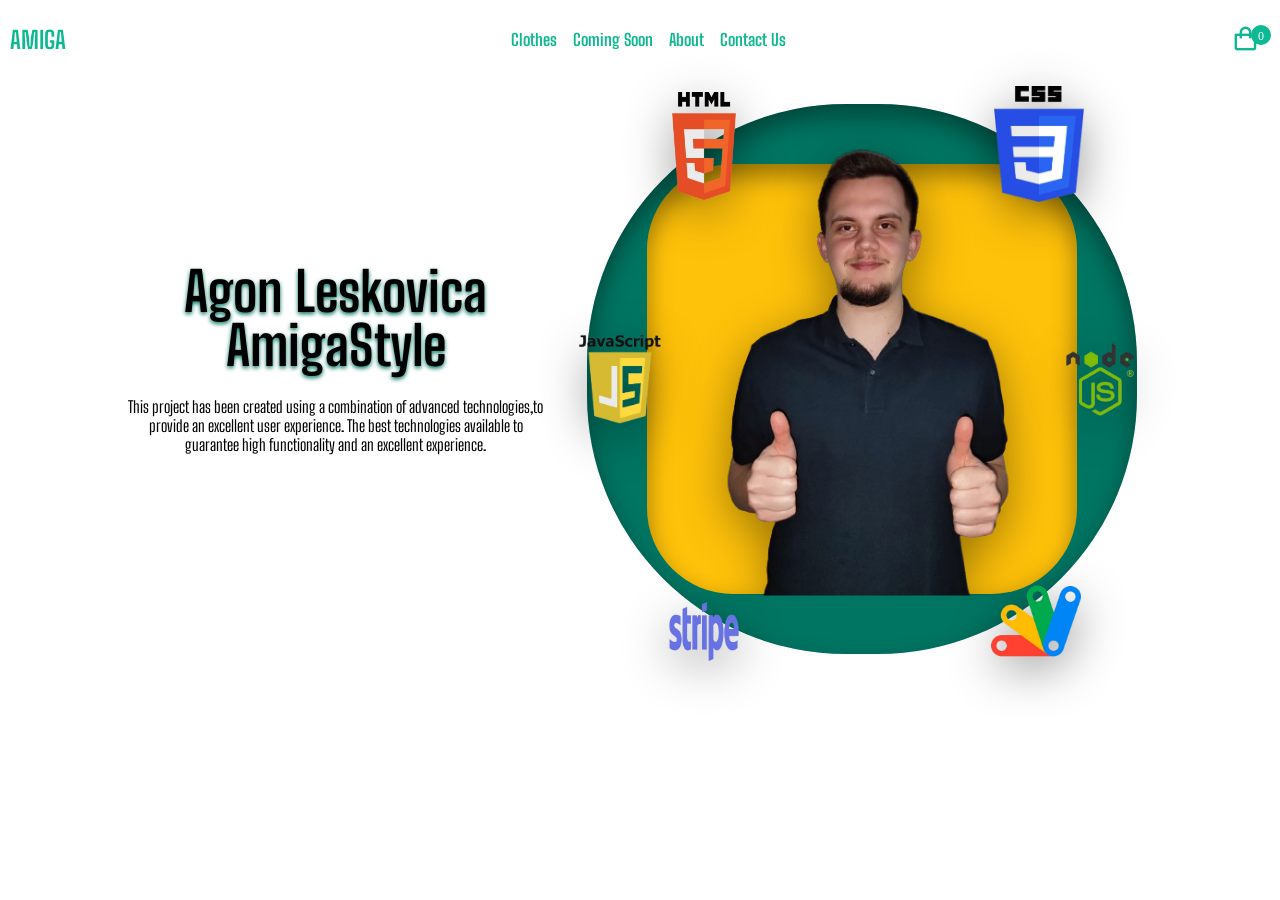
<file: about.html>
<!DOCTYPE html>
<html lang="en">
<head>
  <meta charset="UTF-8">
  <meta name="viewport" content="width=device-width, initial-scale=1.0">
  <title>Ecommerce Website</title>
  <!--Link to CSS-->
  <link rel="stylesheet" href="about.css">
  <script src="https://cdn.jsdelivr.net/npm/bootstrap@5.3.3/dist/js/bootstrap.bundle.min.js" integrity="sha384-YvpcrYf0tY3lHB60NNkmXc5s9fDVZLESaAA55NDzOxhy9GkcIdslK1eN7N6jIeHz" crossorigin="anonymous"></script>
  <link 
  href="https://unpkg.com/boxicons@2.1.4/css/boxicons.min.css"
  rel="stylesheet"
  />
</head>
<body>
  <style>
      /* Google Fonts */
    @import url('https://fonts.googleapis.com/css2?family=Big+Shoulders+Text:wght@400..900&display=swap');
    *{
      font-family: "Big Shoulders Text", sans-serif;
      padding: 0;
      margin: 0;
      box-sizing: border-box;
      scroll-behavior: smooth;
      scroll-padding-top: 2rem;
      text-decoration: none;
      list-style: none;
    }
  </style>
  <!--Header-->
  <header>
      <!--Nav-->
      <div class="nav container">
          <!--Menu Icon-->
          <i class="bx bx-menu" id="menu-icon"></i>
          <!--Logo-->
          <a href="index.html" class="logo">Amiga</a>
      
      <!--Navbar-->
      <div class="navbar">
          <a href="index.html" class="nav-link">Clothes</a>
          <a href="index2.html" class="nav-link">Coming Soon</a>
          <a href="about.html" class="nav-link">About</a>
          <a href="gmail.html" class="nav-link">Contact Us</a>
      </div>



  <a href="cart.html">
      <i class="bx bx-shopping-bag" id="cart-icon" data-quantity="0"></i>
  </a>
  </div> 
</header>
 

      <section class="home section" id="home">
        <div class="home__container container grid">
            <div class="home__data">
                <h1 class="home__title">Agon Leskovica <br> AmigaStyle</h1>

                <p class="home__decription">
                  This project has been created using a combination of advanced technologies,to provide an excellent user experience.
                  The best technologies available to guarantee high functionality and an excellent experience.
                </p>

                

                
            </div>

            <div class="home__images">
                <div class="home__circle">
                    <div class="home__subcircle"></div>
                </div>

                <img src="images/Agon1-removebg.png" alt="image" class="home__img">

                <img src="images/nodejs.png" alt="image" class="home__nodejs">
                <img src="images/alo1.png" alt="image" class="home__googleapp">
                <img src="images/html5.png" alt="image" class="home__html">
                <img src="images/css3logo.png" alt="image" class="home__css">
                <img src="images/Stipee.png" alt="image" class="home__stripe">
                <img src="images/jasin.png" alt="image" class="home__javasc">
            </div>
        </div>

    </section>


      <script src="menu.js"></script>

      <script src="main.js"></script>
</body>
</html>
</file>
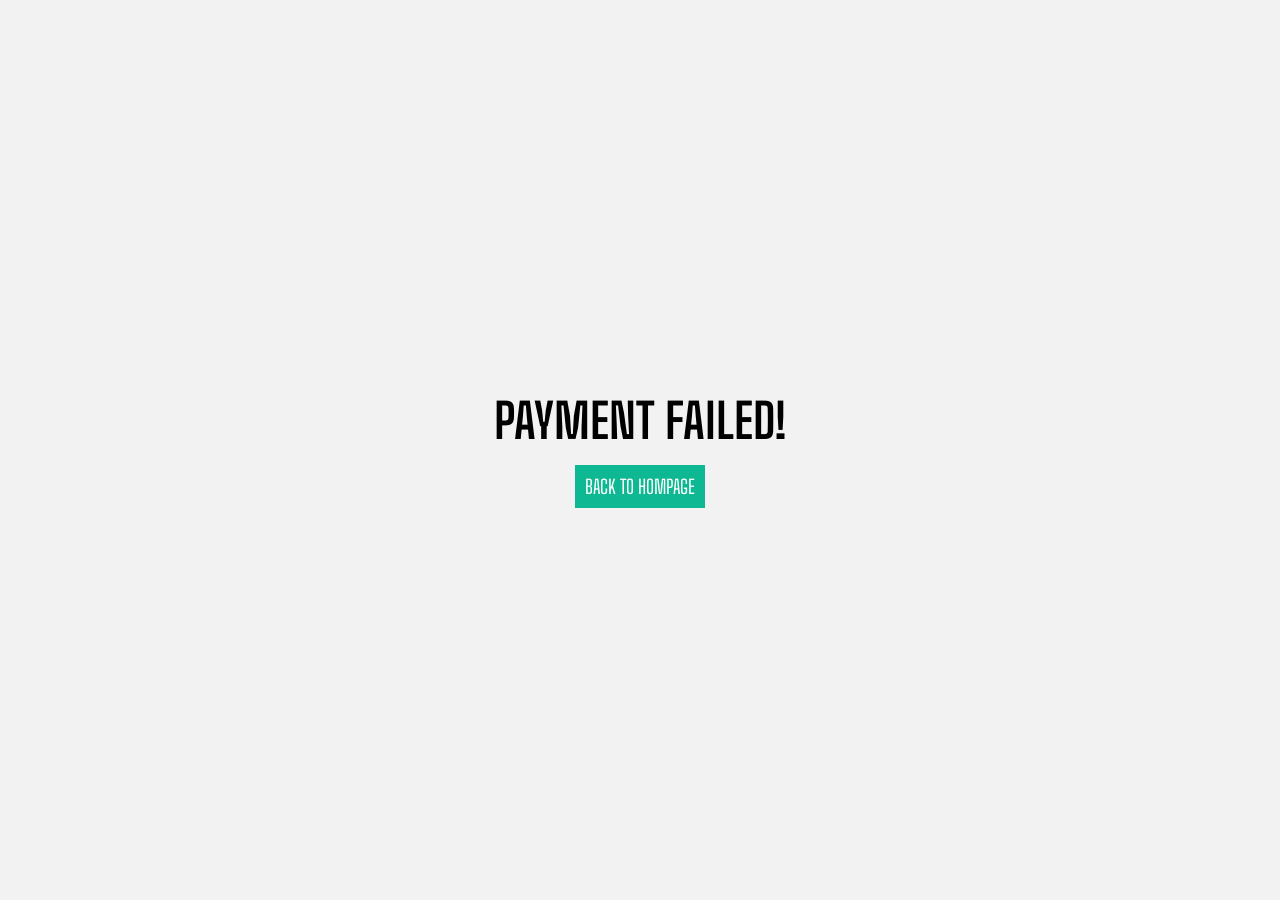
<file: cancel.html>
<!DOCTYPE html>
<html lang="en">
<head>
    <meta charset="UTF-8">
    <meta name="viewport" content="width=device-width, initial-scale=1.0">
    <title>Fail Payment</title>
    <link rel="stylesheet" href="style.css">
    <script src="https://cdn.jsdelivr.net/npm/bootstrap@5.3.3/dist/js/bootstrap.bundle.min.js" integrity="sha384-YvpcrYf0tY3lHB60NNkmXc5s9fDVZLESaAA55NDzOxhy9GkcIdslK1eN7N6jIeHz" crossorigin="anonymous"></script>
    <link 
    href="https://unpkg.com/boxicons@2.1.4/css/boxicons.min.css"
    rel="stylesheet"
    />
</head>
<body>
    <div class="sc-container">
        <h2>Payment Failed!</h2>
        <a href="http://localhost:3000/cart.html" class="back-to-hompage">Back To Hompage</a>
    </div>
    <!--Link To JS-->
    <script src="main.js"></script>
</body>
</html>
</file>
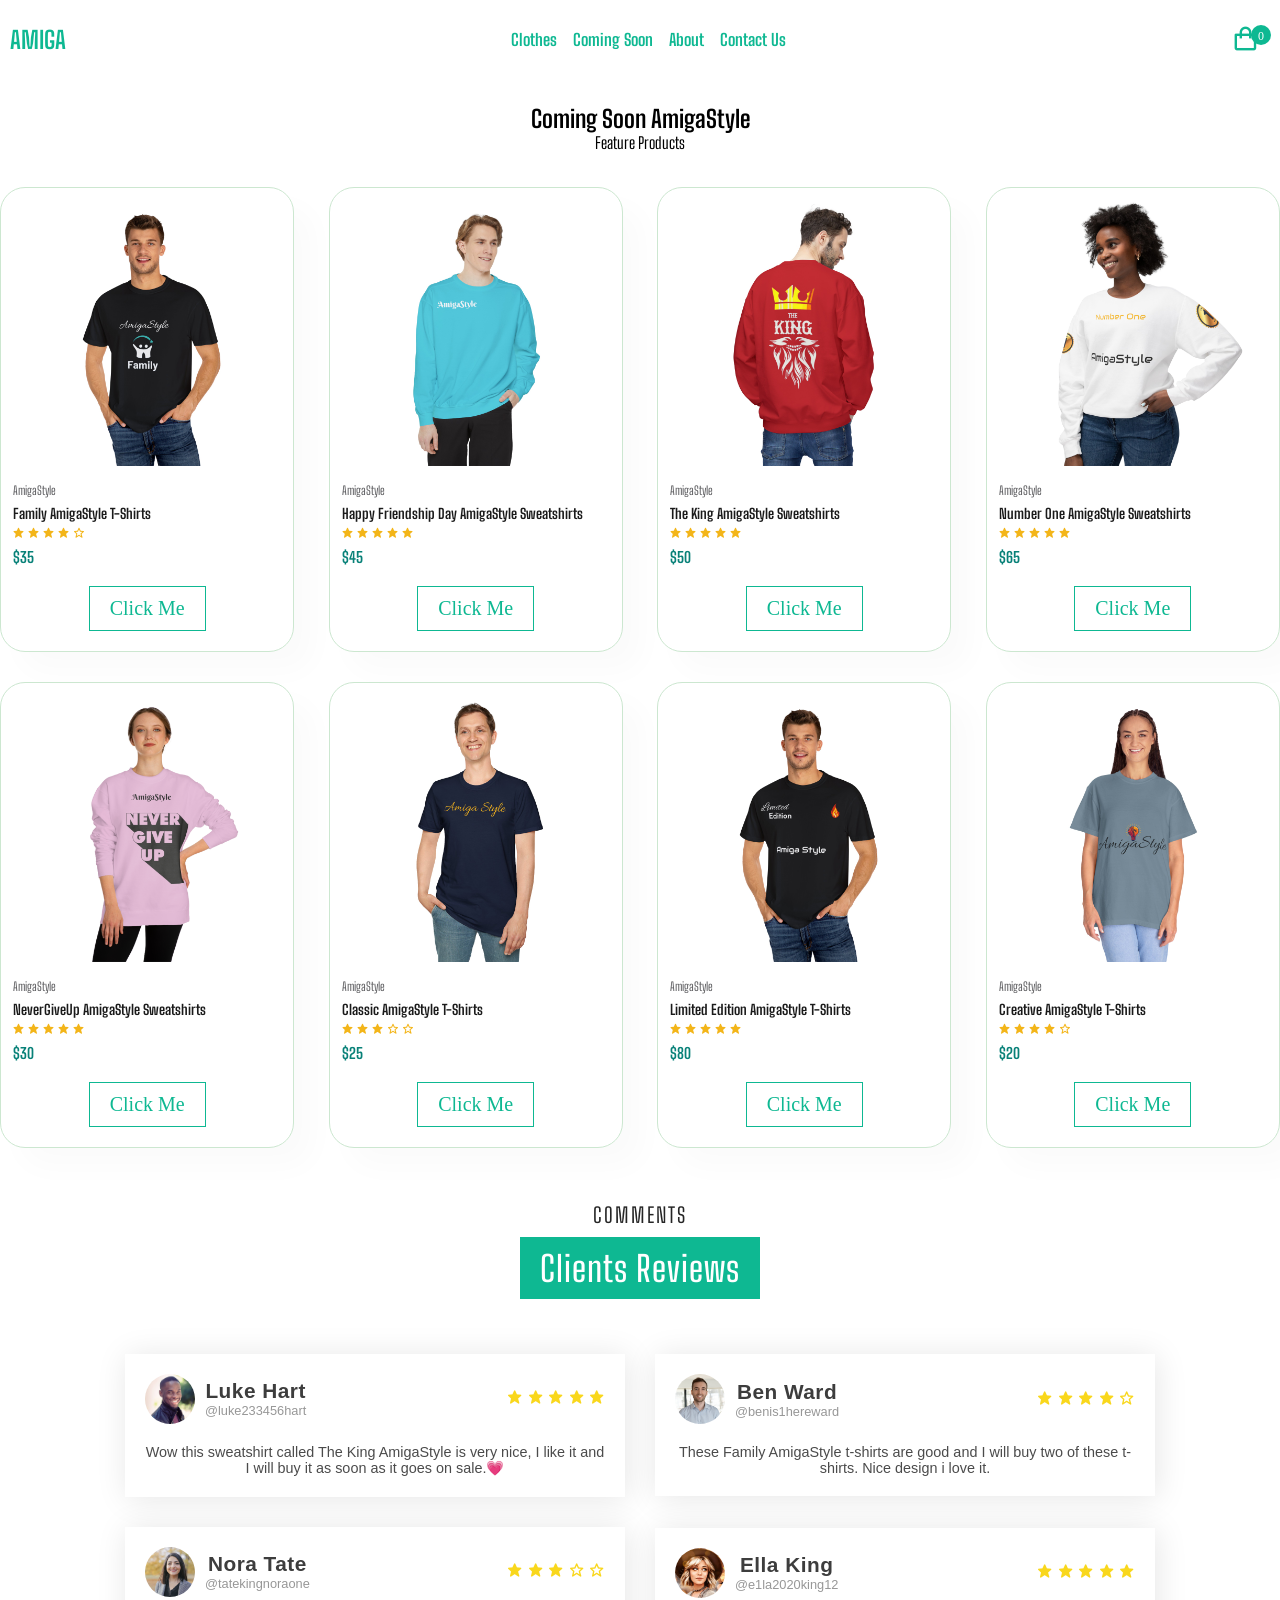
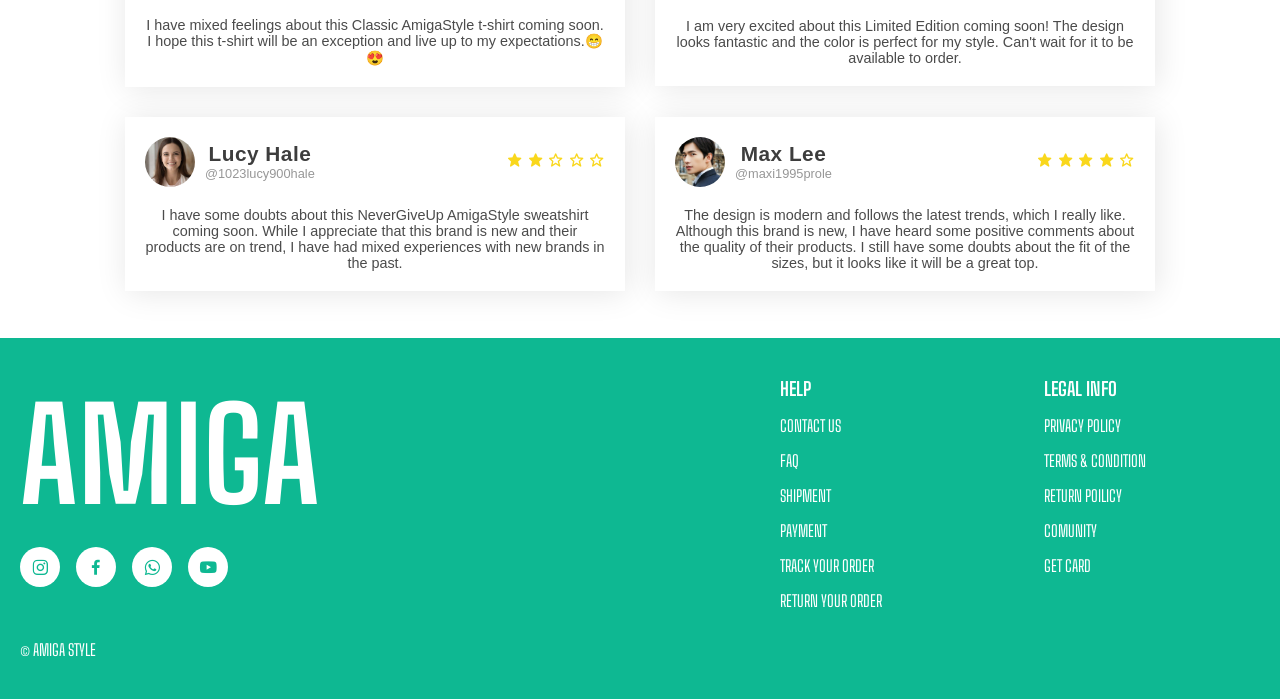
<file: index2.html>
<!DOCTYPE html>
<html lang="en">
  <head>
    <meta charset="UTF-8" />
    <meta name="viewport" content="width=device-width, initial-scale=1.0" />
    <title>Ecommerce Website</title>
    <!-- Link To CSS -->
    <link rel="stylesheet" href="style2.css">
    <!-- Box Icons -->
    <link href='https://unpkg.com/boxicons@2.1.4/css/boxicons.min.css' rel='stylesheet'>
  </head>
  <body>
    <header>
      <div class="nav container">
        <i class='bx bx-menu' id="menu-icon"></i>
        <a href="index.html" class="logo">Amiga</a>

        <div class="navbar">
          <a href="index.html" class="nav-link">Clothes</a>
          <a href="index2.html" class="nav-link">Coming Soon</a>
          <a href="about.html" class="nav-link">About</a>
          <a href="gmail.html" class="nav-link">Contact Us</a>
        </div>
        <a href="cart.html">
          <i class='bx bx-shopping-bag' id="cart-icon" data-quantity="0"></i>
        </a>
      </div>
    </header>


    <section id="product1" class="section-p1">
        <h2>Coming Soon AmigaStyle</h2>
        <p>Feature Products</p>
        <div class="pro-container">
            <div class="pro">
                <img src="imgamiga/Person 1.png" alt="">
                <div class="des">
                    <span>AmigaStyle</span>
                    <h5>Family AmigaStyle T-Shirts</h5>
                    <div class="start">
                        <i class='bx bxs-star'></i>
                        <i class='bx bxs-star'></i>
                        <i class='bx bxs-star'></i>
                        <i class='bx bxs-star'></i>
                        <i class='bx bx-star' ></i>
                    </div>
                    <h4>$35</h4>
                </div>
                <button class="btn btn2" onclick="location.href='video/FamilyAmigaS.mp4'">Click Me</button>
            </div>
            <div class="pro">
                <img src="imgamiga/Blue1.png" alt="">
                <div class="des">
                    <span>AmigaStyle</span>
                    <h5>Happy Friendship Day AmigaStyle Sweatshirts</h5>
                    <div class="start">
                        <i class='bx bxs-star'></i>
                        <i class='bx bxs-star'></i>
                        <i class='bx bxs-star'></i>
                        <i class='bx bxs-star'></i>
                        <i class='bx bxs-star'></i>
                    </div>
                    <h4>$45</h4>
                </div>
                <button class="btn btn2" onclick="location.href='video/VideoBlue.mp4'">Click Me</button>
            </div>
            <div class="pro">
                <img src="imgamiga/King.png" alt="">
                <div class="des">
                    <span>AmigaStyle</span>
                    <h5>The King AmigaStyle Sweatshirts</h5>
                    <div class="start">
                        <i class='bx bxs-star'></i>
                        <i class='bx bxs-star'></i>
                        <i class='bx bxs-star'></i>
                        <i class='bx bxs-star'></i>
                        <i class='bx bxs-star'></i>
                    </div>
                    <h4>$50</h4>
                </div>
                <button class="btn btn2" onclick="location.href='video/TheKing1.mp4'">Click Me</button>
            </div>
            <div class="pro">
                <img src="imgamiga/NumberOne.png" alt="">
                <div class="des">
                    <span>AmigaStyle</span>
                    <h5>Number One AmigaStyle Sweatshirts</h5>
                    <div class="start">
                        <i class='bx bxs-star'></i>
                        <i class='bx bxs-star'></i>
                        <i class='bx bxs-star'></i>
                        <i class='bx bxs-star'></i>
                        <i class='bx bxs-star'></i>
                    </div>
                    <h4>$65</h4>
                </div>
                <button class="btn btn2" onclick="location.href='video/NumberOne.mp4'">Click Me</button>
            </div>
            <div class="pro">
                <img src="imgamiga/nevergiveup2.png" alt="">
                <div class="des">
                    <span>AmigaStyle</span>
                    <h5>NeverGiveUp AmigaStyle Sweatshirts</h5>
                    <div class="start">
                        <i class='bx bxs-star'></i>
                        <i class='bx bxs-star'></i>
                        <i class='bx bxs-star'></i>
                        <i class='bx bxs-star'></i>
                        <i class='bx bxs-star'></i>
                    </div>
                    <h4>$30</h4>
                </div>
                <button class="btn btn2" onclick="location.href='video/NeverGiveUp.mp4'">Click Me</button>
            </div>
            <div class="pro">
                <img src="imgamiga/classic.png" alt="">
                <div class="des">
                    <span>AmigaStyle</span>
                    <h5>Classic AmigaStyle T-Shirts</h5>
                    <div class="start">
                        <i class='bx bxs-star'></i>
                        <i class='bx bxs-star'></i>
                        <i class='bx bxs-star'></i>
                        <i class='bx bx-star' ></i>
                        <i class='bx bx-star' ></i>
                    </div>
                    <h4>$25</h4>
                </div>
                <button class="btn btn2" onclick="location.href='video/ClassicAmiga.mp4'">Click Me</button>
            </div>
            <div class="pro">
                <img src="imgamiga/Limited1.png" alt="">
                <div class="des">
                    <span>AmigaStyle</span>
                    <h5>Limited Edition AmigaStyle T-Shirts</h5>
                    <div class="start">
                        <i class='bx bxs-star'></i>
                        <i class='bx bxs-star'></i>
                        <i class='bx bxs-star'></i>
                        <i class='bx bxs-star'></i>
                        <i class='bx bxs-star'></i>
                    </div>
                    <h4>$80</h4>
                </div>
                <button class="btn btn2" onclick="location.href='video/LimitedEdition.mp4'">Click Me</button>
            </div>
            <div class="pro">
                <img src="imgamiga/creative.png" alt="">
                <div class="des">
                    <span>AmigaStyle</span>
                    <h5>Creative AmigaStyle T-Shirts</h5>
                    <div class="start">
                        <i class='bx bxs-star'></i>
                        <i class='bx bxs-star'></i>
                        <i class='bx bxs-star'></i>
                        <i class='bx bxs-star'></i>
                        <i class='bx bx-star' ></i>
                    </div>
                    <h4>$20</h4>
                </div>
                <button class="btn btn2" onclick="location.href='video/Creative.mp4'">Click Me</button>
            </div>
        </div>

        <!--------------------------------COMMENTS--------------------------------->
        <div class="comments-heading">
            <span>Comments</span>
            <h1>Clients Reviews</h1>
        </div>

        <!--REVIEWS box container-->
        <div class="comment-box-container">

            <!--BOX 1-->
            <div class="comment-box">
                <!--top-->
                <div class="box-top">
                    <!--profile-->
                    <div class="profile">
                        <!--img-->
                        <div class="profile-img">
                            <img src="profile/1profile.jpg" alt="">
                        </div>
                        <!--name-and-username-->
                        <div class="name-user">
                            <strong>Luke Hart</strong>
                            <span>@luke233456hart</span>
                        </div>
                    </div>

                    <!--review-->
                    <div class="reviews">
                        <i class='bx bxs-star'></i>
                        <i class='bx bxs-star'></i>
                        <i class='bx bxs-star'></i>
                        <i class='bx bxs-star'></i>
                        <i class='bx bxs-star'></i>
                    </div>

                </div>

                <!--Comments-->
                <div class="client-comment">
                    <p>Wow this sweatshirt called The King AmigaStyle is very nice, I like it and I will buy it as soon as it goes on sale.&#128151;</p>
                </div>

            </div>

            <!--BOX 2-->
            <div class="comment-box">
                <!--top-->
                <div class="box-top">
                    <!--profile-->
                    <div class="profile">
                        <!--img-->
                        <div class="profile-img">
                            <img src="profile/benward.jpg" alt="">
                        </div>
                        <!--name-and-username-->
                        <div class="name-user">
                            <strong>Ben Ward</strong>
                            <span>@benis1hereward</span>
                        </div>
                    </div>

                    <!--review-->
                    <div class="reviews">
                        <i class='bx bxs-star'></i>
                        <i class='bx bxs-star'></i>
                        <i class='bx bxs-star'></i>
                        <i class='bx bxs-star'></i>
                        <i class='bx bx-star' ></i>
                    </div>

                </div>

                <!--Comments-->
                <div class="client-comment">
                    <p>These Family AmigaStyle t-shirts are good and I will buy two of these t-shirts. Nice design i love it.</p>
                </div>

            </div>

            <!--BOX 3-->
            <div class="comment-box">
                <!--top-->
                <div class="box-top">
                    <!--profile-->
                    <div class="profile">
                        <!--img-->
                        <div class="profile-img">
                            <img src="profile/noratate.jpg" alt="">
                        </div>
                        <!--name-and-username-->
                        <div class="name-user">
                            <strong>Nora Tate</strong>
                            <span>@tatekingnoraone</span>
                        </div>
                    </div>

                    <!--review-->
                    <div class="reviews">
                        <i class='bx bxs-star'></i>
                        <i class='bx bxs-star'></i>
                        <i class='bx bxs-star'></i>
                        <i class='bx bx-star' ></i>
                        <i class='bx bx-star' ></i>
                    </div>

                </div>

                <!--Comments-->
                <div class="client-comment">
                    <p>I have mixed feelings about this Classic AmigaStyle t-shirt coming soon. I hope this t-shirt will be an exception and live up to my expectations.&#128513; &#128525;</p>
                </div>

            </div>

            <!--BOX 4-->
            <div class="comment-box">
                <!--top-->
                <div class="box-top">
                    <!--profile-->
                    <div class="profile">
                        <!--img-->
                        <div class="profile-img">
                            <img src="profile/ellaking.jpg" alt="">
                        </div>
                        <!--name-username-->
                        <div class="name-user">
                            <strong>Ella King</strong>
                            <span>@e1la2020king12</span>
                        </div>
                    </div>

                    <!--review-->
                    <div class="reviews">
                        <i class='bx bxs-star'></i>
                        <i class='bx bxs-star'></i>
                        <i class='bx bxs-star'></i>
                        <i class='bx bxs-star'></i>
                        <i class='bx bxs-star'></i>
                    </div>

                </div>

                <!--Comments-->
                <div class="client-comment">
                    <p>I am very excited about this Limited Edition coming soon! The design looks fantastic and the color is perfect for my style. Can't wait for it to be available to order.</p>
                </div>

            </div>

             <!--BOX 4-->
             <div class="comment-box">
                <!--top-->
                <div class="box-top">
                    <!--profile-->
                    <div class="profile">
                        <!--img-->
                        <div class="profile-img">
                            <img src="profile/lucyhale.jpg" alt="">
                        </div>
                        <!--name-username-->
                        <div class="name-user">
                            <strong>Lucy Hale</strong>
                            <span>@1023lucy900hale</span>
                        </div>
                    </div>

                    <!--review-->
                    <div class="reviews">
                        <i class='bx bxs-star'></i>
                        <i class='bx bxs-star'></i>
                        <i class='bx bx-star' ></i>
                        <i class='bx bx-star' ></i>
                        <i class='bx bx-star' ></i>
                    </div>

                </div>

                <!--Comments-->
                <div class="client-comment">
                    <p>I have some doubts about this NeverGiveUp AmigaStyle sweatshirt coming soon. While I appreciate that this brand is new and their products are on trend, I have had mixed experiences with new brands in the past.</p>
                </div>

            </div>

            <!--BOX 4-->
            <div class="comment-box">
                <!--top-->
                <div class="box-top">
                    <!--profile-->
                    <div class="profile">
                        <!--img-->
                        <div class="profile-img">
                            <img src="profile/maxlee.jpg" alt="">
                        </div>
                        <!--name-username-->
                        <div class="name-user">
                            <strong>Max Lee</strong>
                            <span>@maxi1995prole</span>
                        </div>
                    </div>

                    <!--review-->
                    <div class="reviews">
                        <i class='bx bxs-star'></i>
                        <i class='bx bxs-star'></i>
                        <i class='bx bxs-star'></i>
                        <i class='bx bxs-star'></i>
                        <i class='bx bx-star' ></i>
                    </div>

                </div>

                <!--Comments-->
                <div class="client-comment">
                    <p>The design is modern and follows the latest trends, which I really like. Although this brand is new, I have heard some positive comments about the quality of their products. I still have some doubts about the fit of the sizes, but it looks like it will be a great top.</p>
                </div>

            </div>

            

            

        </div>
    </section>
    
    <div class="footer" id="footer">
        <div class="footer-c container">
            <div class="footer-box">
                <h2>Amiga</h2>
                <div class="social">
                    <a href="#"><i class='bx bxl-instagram'></i></a>
                    <a href="#"><i class='bx bxl-facebook'></i></a>
                    <a href="#"><i class='bx bxl-whatsapp'></i></a>
                    <a href="#"><i class='bx bxl-youtube'></i></a>
                </div>
            </div>
            <div class="footer-box">
                <h3>Help</h3>
                <a href="#">Contact Us</a>
                <a href="#">Faq</a>
                <a href="#">Shipment</a>
                <a href="#">Payment</a>
                <a href="#">Track Your Order</a>
                <a href="#">Return Your Order</a>
            </div>
            <div class="footer-box">
                <h3>Legal Info</h3>
                <a href="#">Privacy Policy</a>
                <a href="#">Terms & Condition</a>
                <a href="#">Return Poilicy</a>
                <a href="#">Comunity</a>
                <a href="#">Get Card</a>
            </div>
        </div>
        <p class="copyright container">&#169 Amiga Style</p>
    </div>
    
    <script src="menu.js"></script>
    <script src="main.js"></script>
  </body>
</html>
</file>
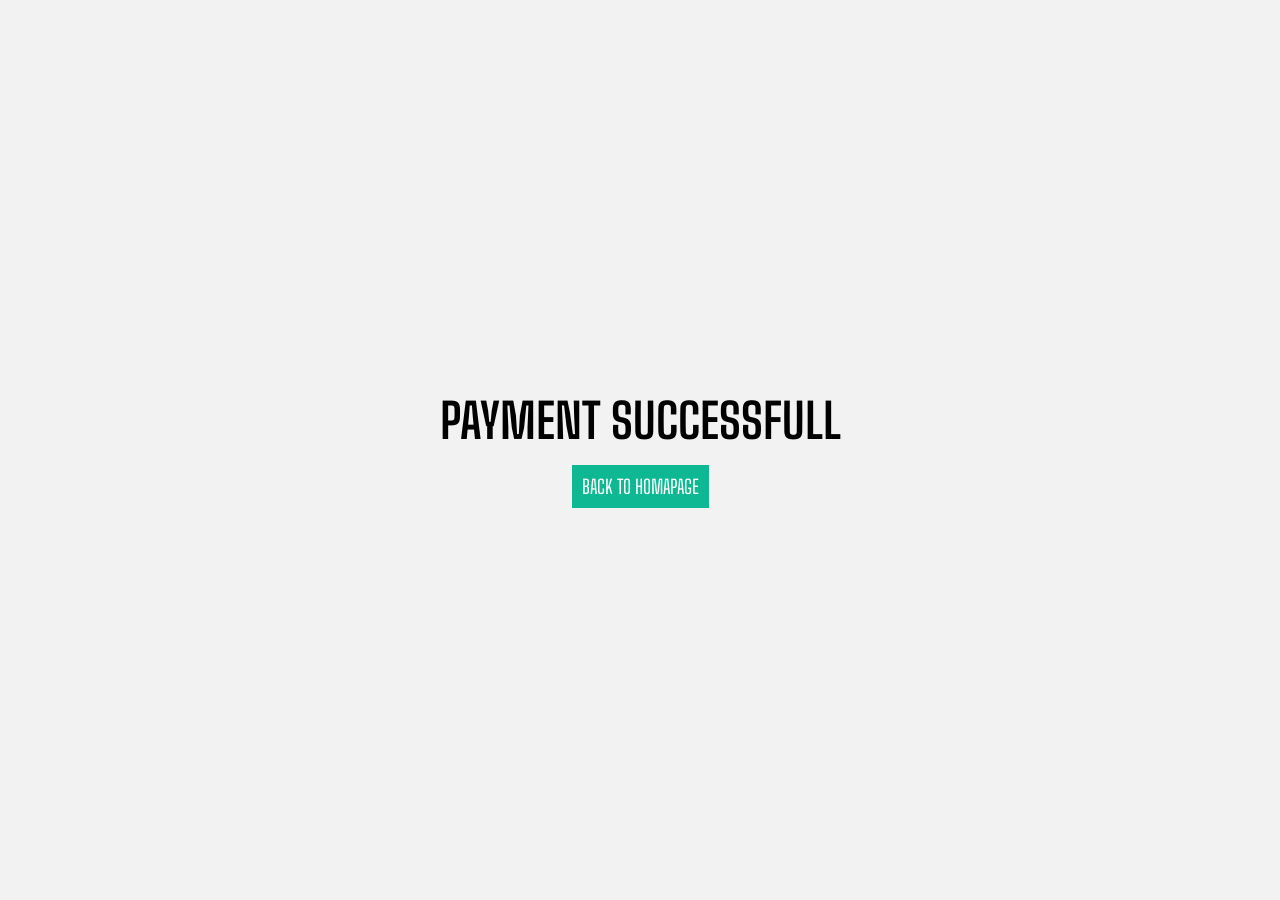
<file: success.html>
<!DOCTYPE html>
<html lang="en">
<head>
    <meta charset="UTF-8">
    <meta name="viewport" content="width=device-width, initial-scale=1.0">
    <title>Payment Successfull</title>
    <link rel="stylesheet" href="style.css">
    <script src="https://cdn.jsdelivr.net/npm/bootstrap@5.3.3/dist/js/bootstrap.bundle.min.js" integrity="sha384-YvpcrYf0tY3lHB60NNkmXc5s9fDVZLESaAA55NDzOxhy9GkcIdslK1eN7N6jIeHz" crossorigin="anonymous"></script>
    <link 
    href="https://unpkg.com/boxicons@2.1.4/css/boxicons.min.css"
    rel="stylesheet"
    />
</head>
<body>
    <div class="sc-container">
        <h2>Payment Successfull</h2>
        <a href="http://localhost:3000" class="back-to-hompage">Back To HomaPage</a>
    </div>
    <!--Link To JS-->
    <script src="main.js"></script>
</body>
</html>
</file>
<file: about.css>
.home__container{
    padding-top: 1.5rem;
    justify-content: center;
    row-gap: 4rem;
}

.home__data{
    position: relative;
    text-align: center;
}

.home__title{
    
    line-height: 100%;
    margin-bottom: 1rem;
    text-shadow: var(--shadow-text) 
}

.home__decription{
    margin-bottom: 2.5rem
}

.home__buttons{
    display: flex;
    justify-content: center;
    align-items: center;
    column-gap: 1rem;
}

.home__images{
    position: relative;
    display: grid;
    place-items: center;
    justify-self: center;
}

.home__circle{
    width: 320px;
    height: 320px;
    background-color: var(--first-color-darken);
    border-radius: 47%;
    box-shadow: inset var(--shadow-circle);
    display: grid;
    place-items: center;
}

.home__subcircle{
    width: 250px;
    height: 250px;
    background-color: var(--second-color);
    border-radius: 20%;
    box-shadow: inset var(--shadow-circle);
}

.home__images .home__img{
    width: 250px;
    rotate: 0deg;
    filter: var(--shadow-img);
    position: absolute;
    padding-bottom: 83px;
}

.home__images img{
    width: 60px;
    filter: var(--shadow-img);
    position: absolute;
}

.home__nodejs{
    right: -.5rem;
}

.home__googleapp{
    bottom: -0.75rem;
    right: 3.5rem;
}

.home__html{
    top: -0.75rem;
    left: 4.5rem;
}

.home__css{
    top: -1.1rem;
    right: 3.3rem;
}

.home__stripe{
    left: 4.5rem;
    bottom: -1.5rem;
}

.home__javasc{
    left: -.75rem;
}
/*BUTTONS*/
.button{
    background-color: var(--second-color);
    color: var(--second-color-dark);
    font-weight: var(--font-semi-bold);
    padding: .75rem 2rem;
    border-radius: 4rem;
    box-shadow: inset var(--shadow-button)
}

.button__ghost{
    background-color: var(--second-color);
    color: var(--second-color-dark);
    font-weight: var(--font-semi-bold);
    padding: .75rem 2rem;
    border-radius: 4rem;
    box-shadow: inset var(--shadow-button)
}












/*=============== VARIABLES CSS ===============*/
:root {
  --header-height: 3.5rem;

  /*========== Colors ==========*/
  /*Color mode HSL(hue, saturation, lightness)*/
  --first-color: hsl(170, 90%, 34%);
  --first-color-dark: hsl(170, 100%, 28%);
  --first-color-darken: hsl(170, 100%, 23%);
  --second-color: hsl(45, 100%, 52%);
  --second-color-dark: hsl(45, 100%, 20%);
  --white-color: hsl(0, 0%, 100%);
  --shadow-img: drop-shadow(0 12px 24px hsla(0, 0%, 0%, .4));
  --shadow-circle: 0 12px 24px hsla(0, 0%, 0%, .4);
  --shadow-button: 0 -4px 8px hsla(0, 0%, 0%, .3);
  --shadow-card: 0 -8px 24px hsla(0, 0%, 0%, .3);
  --shadow-text: 0 2px 4px var(--first-color-darken);

  /*========== Font and typography ==========*/
  /*.5rem = 8px | 1rem = 16px ...*/
  --body-font: "Poppins", sans-serif;
  --second-font: "Titan One", sans-serif;
  --biggest-font-size: 3.5rem;
  --h1-font-size: 1.5rem;
  --h2-font-size: 1.25rem;
  --h3-font-size: 1rem;
  --normal-font-size: .938rem;
  --small-font-size: .813rem;

  /*========== Font weight ==========*/
  --font-regular: 400;
  --font-semi-bold: 600;

  /*========== z index ==========*/
  --z-tooltip: 10;
  --z-fixed: 100;
}

/*========== Responsive typography ==========*/
@media screen and (min-width: 1150px) {
  .home__container{
    grid-template-columns: 420px 585px;
    align-items: center;
    column-gap: 6rem;
    padding-bottom: 5rem;
  }
  .home_data{
    text-align: initial;
  }
  .home__title{
    margin-bottom: 1.5rem;
    font-size: 54px;
  }
  .home__description{
    margin-bottom: 4rem;
  }
  .home__buttons{
    justify-content: center;
    column-gap: 1.5rem;
  }
  .home__circle{
    width: 550px;
    height: 550px;
  }
  .home__subcircle{
    width: 430px;
    height: 430px;
  }
  .home__images .home__img{
    width: 400px;
    padding-bottom: 100px;
    clip-path: fill-box;
  }
  .home__images img{
    width: 90px;
  }
}

@media screen and (max-width: 340px){
    .container{
        margin-inline: 1rem;
    }
    .home__title{
        font-size: 3rem;
    }
    .home__buttons{
        flex-direction: column;
        row-gap: 1rem;
    }
    .home__circle{
        width: 250px;
        height: 250px;
    }
    .home__subcircle{
        width: 200px;
        height: 200px;
    }
    .home__images .home__img{
        width: 200px;
    }
} 

@media screen and (max-width: 540px){
    .home__container{
        grid-template-columns: 370px;
        justify-content: center;
    }
}

/*=============== BASE ===============*/
@media screen and (min-width: 1150px){
:root {
    --biggest-font-size: 5.5rem;
    --h1-font-size: 2.5rem;
    --h2-font-size: 1.5rem;
    --h3-font-size: 1.25rem;
    --normal-font-size: 1rem;
    --small-font-size: .875rem;
  }
}

html {
  scroll-behavior: smooth;
}

body {
  font-family: var(--body-font);
  font-size: var(--normal-font-size);
  background-color: var(--first-color);
  color: var(--white-color);
}

ul {
  list-style: none;
}

a {
  text-decoration: none;
}

img {
  display: block;
  max-width: 100%;
  height: auto;
}

/*=============== REUSABLE CSS CLASSES ===============*/
.container {
  margin-inline: 1.5rem;
}

.grid {
  display: grid;
  gap: 1.5rem;
}

.section {
  padding-block: 5rem 1rem;
}

.section__title {
  font: var(--font-regular) var(--h1-font-size) var(--second-font);
  text-align: center;
  margin-bottom: 1.5rem;
  text-shadow: var(--shadow-text);
}

.main {
  overflow: hidden;
}












@media (max-width: 550px){
  #menu-icon{
    display: initial;
  }
  .navbar{
    position: absolute;
    top: 100%;
    right: 0;
    left: 0;
    display: flex;
    flex-direction: column;
    background: #f2f0f1;
    row-gap: 0.5rem;
    text-align: center;
    padding: 10px 0;
    box-shadow: 0 20px 20px rgb(15 54 55 / 20%);
    clip-path: circle(0% at 0% 0%);
    transition: 0.6s;

  }
  .nav-link{
    display: block;
    padding: 15px;
  }
  .navbar.open-menu{
    clip-path: circle(144% at 0% 0%);
  }
  
}




@import url('https://fonts.googleapis.com/css2?family=Big+Shoulders+Text:wght@400..900&display=swap');
*{
  font-family: "Big Shoulders Text", sans-serif;
  padding: 0;
  margin: 0;
  box-sizing: border-box;
  scroll-behavior: smooth;
  scroll-padding-top: 2rem;
  text-decoration: none;
  list-style: none;
}
/* Some variables */
:root {
  --main-color: #0eb892;
  --text-color: #000;
  --bg-color: #fff;
  --container-color: #1e1e2a;
}
body{
  color: var(--text-color);
  background: var(--bg-color);
}
section{
  padding: 4rem 0 2rem;
}
.container{
  
  margin: auto;
  width: 100%;
}
header{
  position: fixed;
  width: 100%;
  top: 0;
  left: 0;
  z-index: 100;
}
header.shadow{
  background: #f2f0f1;
  box-shadow: 0 1px 4px hsl(0, 4%, 15%, 0.1);
  transition: 0.5s ease;
}
.nav{
  display: flex;
  align-items: center;
  justify-content: space-between;
  padding: 25px 0;
  margin-left: 10px;
}
#menu-icon{
  font-size: 28px;
  cursor: pointer;
  color: var(--main-color);
  display: none;
}
.logo{
  font-size: 1.5rem;
  color: var(--main-color);
  text-transform: uppercase;
  font-weight: 700;
}
.navbar{
  display: flex;
  align-items: center;
  column-gap: 1rem;
}
.nav-link{
  font-size: 1.025rem;
  color: var(--main-color);
  font-weight: 700;
}
#cart-icon{
  position: relative;
  font-size: 1.8rem;
  color: var(--main-color);
  cursor: pointer;
  margin-right: 30px;
}
#cart-icon[data-quantity="0"]::after{
  content: "";
}
#cart-icon[data-quantity]::after{
  content: attr(data-quantity);
  position: absolute;
  top: 0;
  right: -11px;
  width: 20px;
  height: 20px;
  background: var(--main-color);
  border-radius: 50%;
  color: var(--bg-color);
  font-size: 12px;
  font-weight: 500;
  display: flex;
  align-items: center;
  justify-content: center;
}
@media (max-width: 550px){
  #menu-icon{
    display: initial;
  }
  .navbar{
    position: absolute;
    top: 100%;
    right: 0;
    left: 0;
    display: flex;
    flex-direction: column;
    background: #f2f0f1;
    row-gap: 0.5rem;
    text-align: center;
    padding: 10px 0;
    box-shadow: 0 20px 20px rgb(15 54 55 / 20%);
    clip-path: circle(0% at 0% 0%);
    transition: 0.6s;
  }
  .nav-link{
    display: block;
    padding: 15px;
  }
  .navbar.open-menu{
    clip-path: circle(144% at 0% 0%);
  }
  
}
</file>
<file: style.css>
/* Google Fonts */
@import url('https://fonts.googleapis.com/css2?family=Big+Shoulders+Text:wght@400..900&display=swap');
*{
  font-family: "Big Shoulders Text", sans-serif;
  padding: 0;
  margin: 0;
  box-sizing: border-box;
  scroll-behavior: smooth;
  scroll-padding-top: 2rem;
  text-decoration: none;
  list-style: none;
}
/* Some variables */
:root {
  --main-color: #0eb892;
  --text-color: #000;
  --bg-color: #fff;
  --container-color: #1e1e2a;
}
body{
  color: var(--text-color);
  background: var(--bg-color);
}
section{
  padding: 4rem 0 2rem;
}
.container{
  max-width: 1070;
  margin: auto;
  width: 100%;
}
header{
  position: fixed;
  width: 100%;
  top: 0;
  left: 0;
  z-index: 100;
}
header.shadow{
  background: #f2f0f1;
  box-shadow: 0 1px 4px hsl(0, 4%, 15%, 0.1);
  transition: 0.5s ease;
}
.nav{
  display: flex;
  align-items: center;
  justify-content: space-between;
  padding: 25px 0;
  margin-left: 10px;
}
#menu-icon{
  font-size: 28px;
  cursor: pointer;
  color: var(--main-color);
  display: none;
}
.logo{
  font-size: 1.5rem;
  color: var(--main-color);
  text-transform: uppercase;
  font-weight: 700;
}
.navbar{
  display: flex;
  align-items: center;
  column-gap: 1rem;
}
.nav-link{
  font-size: 1.025rem;
  color: var(--main-color);
  font-weight: 700;
}
#cart-icon{
  position: relative;
  font-size: 1.8rem;
  color: var(--main-color);
  cursor: pointer;
  margin-right: 30px;
}
#cart-icon[data-quantity="0"]::after{
  content: "";
}
#cart-icon[data-quantity]::after{
  content: attr(data-quantity);
  position: absolute;
  top: 0;
  right: -11px;
  width: 20px;
  height: 20px;
  background: var(--main-color);
  border-radius: 50%;
  color: var(--bg-color);
  font-size: 12px;
  font-weight: 500;
  display: flex;
  align-items: center;
  justify-content: center;
}
.home{
  position: relative;
  background: #f2f0f1;
  min-height: 700px;
}
.home-img{
  width: 100%;
  position: absolute;
  bottom: 0;
  left: 50%;
  transform: translate(-50%);
  display: flex;
  justify-content: center;
}
.home-img img{
  max-width: 700px;
  width: 100%;
}
.home-img::before{
  content: "Amiga Style";
  font-size: 9rem;
  font-weight: 900;
  text-transform: uppercase;
  position: absolute;
  text-align: center;
  top: -28px;
  color: var(--main-color);
  z-index: -1;
}
  
.heading{
    color: #0eb892;
    font-size: 4rem;
    font-weight: 900;
    text-transform: uppercase;
    text-align: center;

}
.product-container{
    display: grid;
    grid-template-columns: repeat(4, 1fr);
    gap: 1rem;
    margin-top: 2rem;
}

.product-img{
    width: 100%;
    height: 350px;
    object-fit: cover;
}

.product-title{
    font-size: 1.25rem;
    font-weight: 600;
    color: var(--text-color);
    margin: 0.8rem 0 0.5rem;
}

.product-price{
    font-size: 1.3rem;
    font-weight: 700;
    color: var(--main-color);

}

.add-to-cart{
    background: var(--main-color);
    color: var(--bg-color);
    font-weight: 600;
    letter-spacing: 1px;
    display: flex;
    justify-content: center;
    padding: 10px;
    margin-top: 0.6rem;
    cursor: pointer;
}

.cart-container{
    margin-top: 3rem !important;
}

.back-hompage{
    display: flex;
    align-items: center;
    margin-left: 9px;
}
.back-hompage .bx{
    font-size: 24px;
    color: var(--text-color);
}
.back-hompage span{
    font-size: 1rem;
    font-weight: 600;
    color: var(--text-color);
}
.cart-s-title{
    color: #0eb892;
    font-size: 1.5rem;
    margin: 1.5rem 0;
    margin-left: 15px;
}
.cart-box{
    display: grid;
    grid-template-columns: 80% 20%;
    gap: 1rem;
    margin-left: 15px;
    margin-right: 15px;
}
#cartItems{
    display: grid;
    row-gap: 1rem;
}
.cart-item{
    display: grid;
    grid-template-columns: 0.5fr 1fr 0.5fr 0.5fr;
    align-items: center;
    border-bottom: 1px solid #f2f0f1;
    padding-bottom: 10px;
}
.cart-item img{
    width: 80px;
    height: 80px;
    object-fit: cover;
    object-position: center;
}
.cart-item-title{
    font-size: 1.3rem;
}
.cart-item-quantity{
    border: 1px solid var(--text-color);
    outline-color: var(--main-color);
    width: 2.8rem;
    text-align: center;
    border-radius: 4px;
    margin-top: 0.5rem;
    font-size: 1rem;
}
.cart-item-price{
    font-size: 1.3rem;
}
.remove-from-cart{
    max-width: 80px;
    font-weight: 700;
    border: none;
    outline: none;
    background: red;
    color: var(--bg-color);
    padding: 8px;

}
.cart-t{
    display: flex;
    flex-direction: column;
}
#cartTotal{
    font-size: 2rem;
    font-weight: 600;
}
.checkout-btn{
    margin-top: 2rem;
    background: var(--main-color);
    color: var(--bg-color);
    text-align: center;
    padding: 10px;
    font-weight: 600;
    letter-spacing: 1px;
    text-transform: uppercase;
    max-width: 150px;

}

.sc-container{
    width: 100%;
    height: 100vh;
    display: flex;
    flex-direction: column;
    align-items: center;
    justify-content: center;
    text-transform: uppercase;
}
.sc-container h2{
    font-size: 3rem;
}
.sc-container a{
    padding: 10px;
    font-size: 1.2rem;
    background: #0eb892;
    color: var(--bg-color);
    margin-top: 1rem;
}
.footer{
    background: #0eb892;
    padding: 40px 20px;
    overflow: hidden;
}
.footer-c{
    display: grid;
    grid-template-columns: 60% 20% 20%;
    gap: 1rem;
}
.footer-box{
    display: flex;
    flex-direction: column;
}
.footer-box h2{
    font-size: 8rem;
    color: var(--bg-color);
    text-transform: uppercase;
}
.social{
    display: flex;
    align-items: center;
    column-gap: 1rem;
}
.social .bx {
    background: var(--bg-color);
    color: #0eb892;
    font-size: 20px;
    padding: 10px;
    border-radius: 50%;
}
.footer-box h3{
    color: var(--bg-color);
    text-transform: uppercase;
}
.footer-box a{
    color: var(--bg-color);
    font-size: 1rem;
    text-transform: uppercase;
    margin-top: 1rem;
}
.copyright{
    color: var(--bg-color);
    text-transform: uppercase;
    padding-top: 30px;
}

/*Responsive*/
@media (max-width: 1200px){
  .container{
    width: 90%;
    margin: 0 auto;
  }
  .home-img::before {
    font-size: 8rem;
    top: -60px;
 }
}
@media (max-width: 910px){
  .nav{
    padding: 18px 0;
  }
  .home-img::before {
    font-size: 6rem;
    top: -35px;
 }
 .product-container {
  grid-template-columns: repeat(3, 1fr);
 }
}
@media (max-width: 720px){
  .home {
    min-height: 620px;
}
.home-img::before {
  font-size: 5rem;
}
.cart-box {
  grid-template-columns: 1fr;
  gap: 2rem;
}
.footer-c {
  grid-template-columns: 1fr;
  gap: 2rem;
}

}
@media (max-width: 550px){
  #menu-icon{
    display: initial;
  }
  .navbar{
    position: absolute;
    top: 100%;
    right: 0;
    left: 0;
    display: flex;
    flex-direction: column;
    background: #f2f0f1;
    row-gap: 0.5rem;
    text-align: center;
    padding: 10px 0;
    box-shadow: 0 20px 20px rgb(15 54 55 / 20%);
    clip-path: circle(0% at 0% 0%);
    transition: 0.6s;
  }
  .nav-link{
    display: block;
    padding: 15px;
  }
  .navbar.open-menu{
    clip-path: circle(144% at 0% 0%);
  }
  .home{
    min-height: 520px;
  }
  .home-img::before {
    font-size: 4rem;
    top: -26px;
  }
  .heading{
    font-size: 2.5rem;
  }
  .product-container {
    grid-template-columns: 1fr 1fr;
  }
}
@media (max-width:390px){
  .home{
    min-height: 400px;
  }
  .home-img::before {
    font-size: 3rem;
    top: -26px;
  }
  .product-container {
    grid-template-columns: 1fr;
  }
  .cart-item{
    gap: 10px;
  }
}




/*Logo infinyti*/
* {
  margin: 0;
  padding: 0;
  box-sizing: border-box;
}

body {
  background: #f2f2f2;
}

@keyframes slide {
  from {
    transform: translateX(0);
  }
  to {
    transform: translateX(-100%);
  }
}

.logos {
  overflow: hidden;
  padding: 60px 0;
  background: white;
  white-space: nowrap;
  position: relative;
}

.logos:before,
.logos:after {
  position: absolute;
  top: 0;
  width: 250px;
  height: 100%;
  content: "";
  z-index: 2;
}

.logos:before {
  left: 0;
  background: linear-gradient(to left, rgba(255, 255, 255, 0), white);
}

.logos:after {
  right: 0;
  background: linear-gradient(to right, rgba(255, 255, 255, 0), white);
}

.logos:hover .logos-slide {
  animation-play-state: paused;
}

.logos-slide {
  display: inline-block;
  animation: 35s slide infinite linear;
}

.logos-slide img {
  height: 50px;
  margin: 0 40px;
}
</file>
<file: style2.css>
/* Google Fonts */
@import url('https://fonts.googleapis.com/css2?family=Big+Shoulders+Text:wght@400..900&display=swap');
*{
  font-family: "Big Shoulders Text", sans-serif;
  padding: 0;
  margin: 0;
  box-sizing: border-box;
  scroll-behavior: smooth;
  scroll-padding-top: 2rem;
  text-decoration: none;
  list-style: none;
}
/* Some variables */
:root {
  --main-color: #0eb892;
  --text-color: #000;
  --bg-color: #fff;
  --container-color: #1e1e2a;
}
body{
  color: var(--text-color);
  background: var(--bg-color);
}
img{
  width: 100%;
}
section{
  padding: 4rem 0 2rem;
}
.container{
  max-width: 1070;
  margin: auto;
  width: 100%;
}
header.shadow{
  background: #f2f0f1;
  box-shadow: 0 1px 4px hsl(0, 4%, 15%, 0.1);
  transition: 0.5s ease;
}
header{
  position: fixed;
  width: 100%;
  top: 0;
  left: 0;
  z-index: 100;
}

.nav{
  display: flex;
  align-items: center;
  justify-content: space-between;
  padding: 25px 0;
  margin-left: 10px;
}
#menu-icon{
  font-size: 28px;
  cursor: pointer;
  color: var(--main-color);
  display: none;
}
.logo{
  font-size: 1.5rem;
  color: var(--main-color);
  text-transform: uppercase;
  font-weight: 700;
}
.navbar{
  display: flex;
  align-items: center;
  column-gap: 1rem;
}
.nav-link{
  font-size: 1.025rem;
  color: var(--main-color);
  font-weight: 700;
}
#cart-icon{
  position: relative;
  font-size: 1.8rem;
  color: var(--main-color);
  cursor: pointer;
  margin-right: 30px;
}
#cart-icon[data-quantity="0"]::after{
  content: "";
}
#cart-icon[data-quantity]::after{
  content: attr(data-quantity);
  position: absolute;
  top: 0;
  right: -11px;
  width: 20px;
  height: 20px;
  background: var(--main-color);
  border-radius: 50%;
  color: var(--bg-color);
  font-size: 12px;
  font-weight: 500;
  display: flex;
  align-items: center;
  justify-content: center;
}

/*Per CARTA*/
#product1{
    text-align: center;
}

#product1 .pro-container{
    display: flex;
    justify-content: space-between;
    padding-top: 20px;
    flex-wrap: wrap;

}
.section-p1 h2{
  padding-top: 40px;
}
#product1 .pro{
    width: 23%;
    min-width: 250px;
    padding: 10px 12px;
    border: 1px solid #cce7d0;
    border-radius: 25px;
    cursor: pointer;
    box-shadow: 20px 20px 30px rgb(0, 0, 0, 0.02);
    margin: 15px 0;
    transition: 0.2s ease;
}

#product1 .pro:hover{
    box-shadow: 20px 20px 30px rgb(0, 0, 0, 0.06);
}

#product1 .pro img{
    width: 100%;
    border-radius: 20px;
}


#product1 .pro .des{
    text-align: start;
    padding: 10px 0;
}

#product1 .pro .des span{
    color: #606063;
    font-size: 12px;
}

#product1 .pro .des h5{
    padding-top: 7px;
    color: #1a1a1a;
    font-size: 14px;

}

#product1 .pro .des i{
    font-size: 12px;
    color: rgb(243, 181, 25);
}

#product1 .pro .des h4{
    padding-top: 7px;
    font-size: 15px;
    font-weight: 700;
    color: #088178;
}


/*Footer*/
/*Footer*/
.footer{
  background: #0eb892;
  padding: 40px 20px;
  overflow: hidden;
}
.footer-c{
  display: grid;
  grid-template-columns: 60% 20% 20%;
  gap: 1rem;
}
.footer-box{
  display: flex;
  flex-direction: column;
}
.footer-box h2{
  font-size: 8rem;
  color: var(--bg-color);
  text-transform: uppercase;
}
.social{
  display: flex;
  align-items: center;
  column-gap: 1rem;
}
.social .bx {
  background: var(--bg-color);
  color: #0eb892;
  font-size: 20px;
  padding: 10px;
  border-radius: 50%;
}
.footer-box h3{
  color: var(--bg-color);
  text-transform: uppercase;
}
.footer-box a{
  color: var(--bg-color);
  font-size: 1rem;
  text-transform: uppercase;
  margin-top: 1rem;
}
.copyright{
  color: var(--bg-color);
  text-transform: uppercase;
  padding-top: 30px;
}

@media (max-width: 1000px){
    #product1 .pro-container {
        justify-content: center;
    }
}
@media (max-width: 799px){
    #product1 .pro-container {
        justify-content: center;
    }
    #product1 .pro{
        margin: 15px;
    }
}

@media (max-width: 720px){
.footer-c {
  grid-template-columns: 1fr;
  gap: 2rem;
}
}

@media (max-width: 550px){
  #menu-icon{
    display: initial;
  }
  .navbar{
    position: absolute;
    top: 100%;
    right: 0;
    left: 0;
    display: flex;
    flex-direction: column;
    background: #f2f0f1;
    row-gap: 0.5rem;
    text-align: center;
    padding: 10px 0;
    box-shadow: 0 20px 20px rgb(15 54 55 / 20%);
    clip-path: circle(0% at 0% 0%);
    transition: 0.6s;

  }
  .nav-link{
    display: block;
    padding: 15px;
  }
  .navbar.open-menu{
    clip-path: circle(144% at 0% 0%);
  }
  
}

/*Cart Animation*/
.btn{
  border: 1px solid #0eb892;
  background: none;
  padding: 10px 20px;
  font-size: 20px;
  font-family: "montserrat";
  cursor: pointer;
  margin: 10px;
  transition: 0.8s;
  position: relative;
  overflow: hidden;
}

.btn2{
  color: #0eb892;
}

.btn2:hover{
  color: #fff;
}
.btn::before{
  content: "";
  position: absolute;
  left: 0;
  width: 100%;
  height: 0%;
  background: #0eb892;
  z-index: -1;
  transition: 0.8s;
}
.btn2::before{
  bottom: 0;
  border-radius: 50% 50% 0 0;
}
.btn2:hover::before{
  height: 180%;
}




/*-------------------------------------------------------------*/

*{
  margin: 0px;
  padding: 0px;
  /*font-family: poppins;*/
  box-sizing: border-box;
}

a{
  text-decoration: none;
}

#comments{
  display: flex;
  justify-content: center;
  align-items: center;
  flex-direction: column;
  width: 100%;
}

.comments-heading{
  letter-spacing: 1px;
  margin: 30px 0px;
  padding: 10px 20px;
  display: flex;
  flex-direction: column;
  justify-content: center;
  align-items: center;
}
.comments-heading h1{
  font-size: 2.2rem;
  font-weight: 500;
  background-color: #0eb892;
  color: #ffffff;
  padding: 10px 20px;
}
.comments-heading span{
  font-size: 1.3rem;
  color: #252525;
  margin-bottom: 10px;
  letter-spacing: 2px;
  text-transform: uppercase;
}

.comment-box-container{
  display: flex;
  justify-content: center;
  align-items: center;
  flex-wrap: wrap;
  width: 100%;
}
.comment-box{
  width: 500px;
  box-shadow: 2px 2px 30px rgb(0,0,0,0.1);
  background-color: #ffffff;
  padding: 20px;
  margin: 15px;
  cursor: pointer;
}

.profile-img{
  width: 50px;
  height: 50px;
  border-radius: 50%;
  overflow: hidden;
  margin-right: 10px;
}

.profile-img img{
  width: 100%;
  height: 100%;
  object-fit: cover;
  object-position: center;
}

.profile{
  display: flex;
  align-items: center;
}

.name-user{
  display: flex;
  flex-direction: column;
}

.name-user strong{
  color: #3d3d3d;
  font-size: 1.3rem;
  letter-spacing: 0.5px;
  font-family: "Poppins", sans-serif;
}

.name-user span{
  color: #979797;
  font-size: 0.8rem;
  font-family: "Poppins", sans-serif;
}

.reviews{
  color: #f9d71c;
  font-family: "Poppins", sans-serif;
}

.box-top{
  display: flex;
  justify-content: space-between;
  align-items: center;
  margin-bottom: 20px;
}

.client-comment p{
   font-size: 0.9rem;
   color: #4b4b4b;
   font-family: "Poppins", sans-serif;
}

.comment-box:hover{
  transform: translateY(-10px);
  transition: all ease 0.3s;
}

@media(max-width:1060px){
  .comment-box{
      width: 45%;
      padding: 10px;
  }
}

@media(max-width:790px){
  .comment-box{
      width: 100%;
  }
  .comments-heading h1{
      font-size: 1.4rem;
  }
}

@media(max-width:340px){
  .box-top{
      flex-wrap: wrap;
      margin-bottom: 10px;
  }
  .reviews{
      margin-top: 10px;
  }
}

::selection{
  color: #ffffff;
  background-color: #029982;
}
</file>
